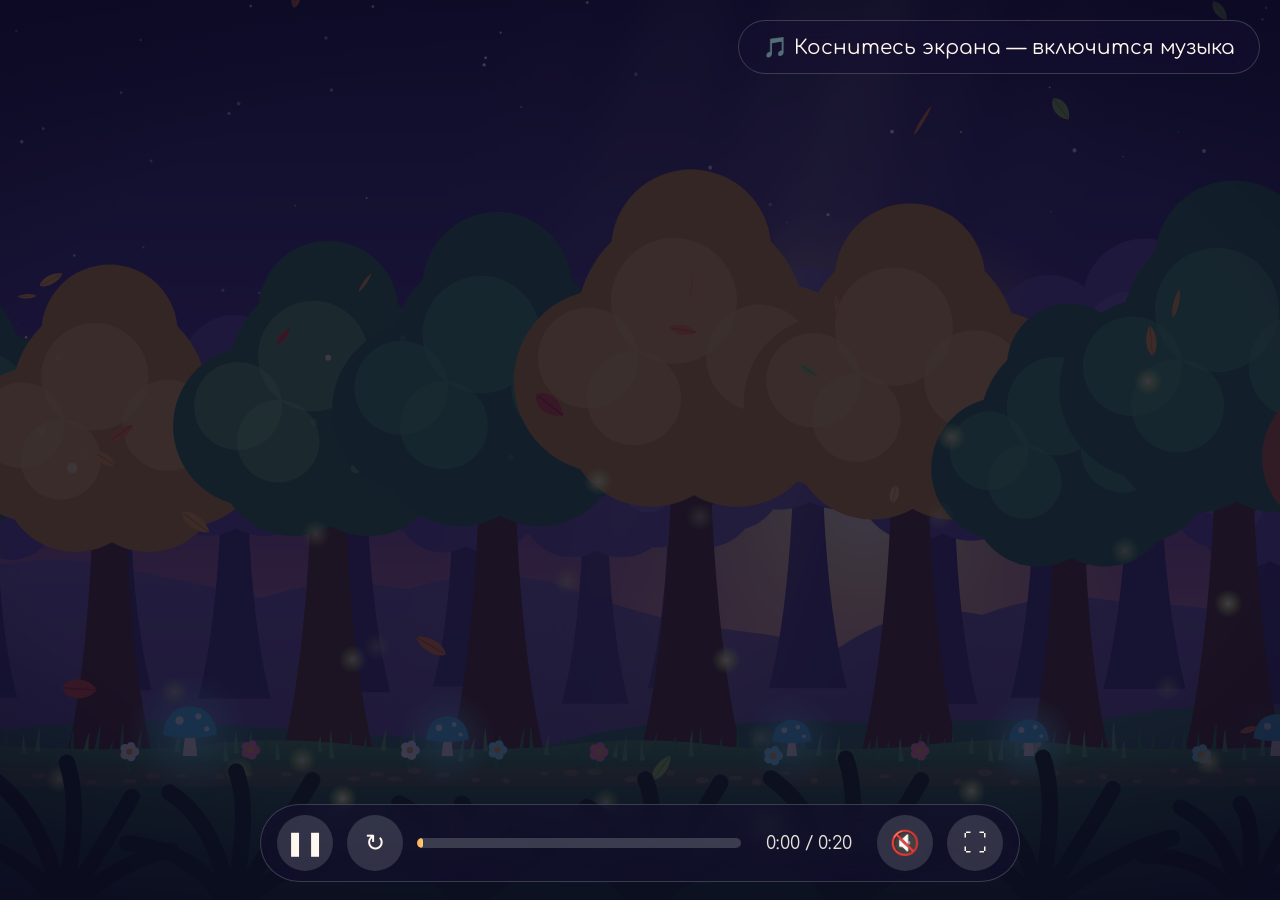
<file: kitten-cartoon/index.html>
<!DOCTYPE html>
<html lang="ru">
<head>
  <meta charset="UTF-8">
  <!-- Адаптация под планшет Samsung Galaxy Tab S8 Ultra (2960×1848, 16:10) -->
  <meta name="viewport" content="width=device-width, initial-scale=1, maximum-scale=1, user-scalable=no, viewport-fit=cover">
  <meta name="theme-color" content="#1b1838">
  <meta name="mobile-web-app-capable" content="yes">
  <meta name="apple-mobile-web-app-capable" content="yes">
  <title>Рыжик в волшебном лесу</title>
  <link rel="preconnect" href="https://fonts.googleapis.com">
  <link rel="preconnect" href="https://fonts.gstatic.com" crossorigin>
  <link href="https://fonts.googleapis.com/css2?family=Comfortaa:wght@500;700&display=swap" rel="stylesheet">
  <link rel="stylesheet" href="style.css">
</head>
<body>
  <main id="stage">
    <!-- Вся сцена — один SVG в пропорции 16:10, как экран Tab S8 Ultra -->
    <svg id="scene" viewBox="0 0 1600 1000" preserveAspectRatio="xMidYMax slice"
         xmlns="http://www.w3.org/2000/svg" aria-label="Мультфильм: рыжий котёнок гуляет по волшебному лесу" role="img">
      <defs>
        <!-- Небо в сумерках -->
        <linearGradient id="gSky" x1="0" y1="0" x2="0" y2="1">
          <stop offset="0" stop-color="#1f1c4d"/>
          <stop offset="0.45" stop-color="#5b4a9b"/>
          <stop offset="0.75" stop-color="#d98aa6"/>
          <stop offset="1" stop-color="#ffc58f"/>
        </linearGradient>
        <radialGradient id="gSun" cx="0.5" cy="0.5" r="0.5">
          <stop offset="0" stop-color="#fff6d8" stop-opacity="1"/>
          <stop offset="0.25" stop-color="#ffe3a3" stop-opacity="0.9"/>
          <stop offset="1" stop-color="#ffb37a" stop-opacity="0"/>
        </radialGradient>
        <linearGradient id="gRay" x1="0" y1="0" x2="0" y2="1">
          <stop offset="0" stop-color="#fff3c4" stop-opacity="0.55"/>
          <stop offset="1" stop-color="#fff3c4" stop-opacity="0"/>
        </linearGradient>
        <linearGradient id="gGround" x1="0" y1="0" x2="0" y2="1">
          <stop offset="0" stop-color="#4f9a5a"/>
          <stop offset="0.25" stop-color="#2f6e47"/>
          <stop offset="1" stop-color="#173a2c"/>
        </linearGradient>
        <linearGradient id="gHillFar" x1="0" y1="0" x2="0" y2="1">
          <stop offset="0" stop-color="#7a6bb5"/>
          <stop offset="1" stop-color="#4c3f86"/>
        </linearGradient>
        <linearGradient id="gHillMid" x1="0" y1="0" x2="0" y2="1">
          <stop offset="0" stop-color="#3f7f6a"/>
          <stop offset="1" stop-color="#244c46"/>
        </linearGradient>
        <!-- Шёрстка котёнка -->
        <linearGradient id="gFur" x1="0" y1="0" x2="0" y2="1">
          <stop offset="0" stop-color="#ffab4a"/>
          <stop offset="0.6" stop-color="#f28a2e"/>
          <stop offset="1" stop-color="#e0711f"/>
        </linearGradient>
        <linearGradient id="gFurDark" x1="0" y1="0" x2="0" y2="1">
          <stop offset="0" stop-color="#e27d2c"/>
          <stop offset="1" stop-color="#c25f1a"/>
        </linearGradient>
        <radialGradient id="gHead" cx="0.4" cy="0.35" r="0.7">
          <stop offset="0" stop-color="#ffbe68"/>
          <stop offset="0.7" stop-color="#f58f33"/>
          <stop offset="1" stop-color="#e2731f"/>
        </radialGradient>
        <radialGradient id="gIris" cx="0.5" cy="0.6" r="0.6">
          <stop offset="0" stop-color="#c9f27a"/>
          <stop offset="0.6" stop-color="#5fbf4a"/>
          <stop offset="1" stop-color="#2f7d34"/>
        </radialGradient>
        <radialGradient id="gGlow" cx="0.5" cy="0.5" r="0.5">
          <stop offset="0" stop-color="#fffbd0" stop-opacity="1"/>
          <stop offset="0.3" stop-color="#f4ff8a" stop-opacity="0.8"/>
          <stop offset="1" stop-color="#c8ff6a" stop-opacity="0"/>
        </radialGradient>
        <radialGradient id="gMushGlow" cx="0.5" cy="0.5" r="0.5">
          <stop offset="0" stop-color="#8ff3ff" stop-opacity="0.75"/>
          <stop offset="1" stop-color="#5ad6ff" stop-opacity="0"/>
        </radialGradient>
        <radialGradient id="gVignette" cx="0.5" cy="0.5" r="0.75">
          <stop offset="0.6" stop-color="#000" stop-opacity="0"/>
          <stop offset="1" stop-color="#0b0820" stop-opacity="0.6"/>
        </radialGradient>
        <filter id="fBlur" x="-50%" y="-50%" width="200%" height="200%">
          <feGaussianBlur stdDeviation="18"/>
        </filter>
        <filter id="fSoft" x="-20%" y="-20%" width="140%" height="140%">
          <feGaussianBlur stdDeviation="3"/>
        </filter>
        <!-- Шаблон листочка -->
        <symbol id="leaf" viewBox="-20 -20 40 40" overflow="visible">
          <path d="M0,-18 C12,-12 14,6 0,18 C-14,6 -12,-12 0,-18 Z"/>
          <path d="M0,-16 L0,18" stroke="rgba(0,0,0,0.25)" stroke-width="1.6" fill="none"/>
        </symbol>
      </defs>

      <!-- ===== ФОН ===== -->
      <rect width="1600" height="1000" fill="url(#gSky)"/>
      <g id="stars"></g>
      <circle id="sun" cx="1050" cy="560" r="330" fill="url(#gSun)"/>
      <g id="layerHills"></g>
      <g id="layerFar"></g>
      <g id="rays" filter="url(#fBlur)"></g>
      <g id="layerMid"></g>
      <g id="layerGround"></g>

      <!-- ===== КОТЁНОК ===== -->
      <g id="kitten">
        <ellipse id="kShadow" cx="5" cy="2" rx="100" ry="13" fill="#0d2418" opacity="0.35"/>
        <g id="kBody">
          <!-- хвост -->
          <g id="kTail">
            <path d="M-62,-86 C-105,-92 -140,-130 -128,-182 C-124,-200 -104,-206 -100,-190
                     C-112,-150 -95,-112 -55,-100 Z" fill="url(#gFur)" stroke="#c9631c" stroke-width="2"/>
            <path d="M-121,-160 C-118,-150 -112,-142 -104,-136" stroke="#c9631c" stroke-width="7" fill="none" stroke-linecap="round"/>
            <path d="M-125,-182 C-122,-190 -112,-194 -104,-188" stroke="#fff1de" stroke-width="9" fill="none" stroke-linecap="round"/>
          </g>
          <!-- дальние лапки -->
          <g id="legBF" class="leg far"><path d="M-14,0 L-12,50 Q0,60 12,50 L14,0 Z" fill="url(#gFurDark)"/><ellipse cx="3" cy="55" rx="16" ry="9" fill="#f3dcc4"/></g>
          <g id="legFF" class="leg far"><path d="M-13,0 L-11,50 Q0,60 11,50 L13,0 Z" fill="url(#gFurDark)"/><ellipse cx="3" cy="55" rx="15" ry="9" fill="#f3dcc4"/></g>
          <!-- туловище -->
          <ellipse cx="5" cy="-82" rx="80" ry="44" fill="url(#gFur)" stroke="#d26a1e" stroke-width="2"/>
          <ellipse cx="18" cy="-58" rx="52" ry="18" fill="#ffe2c2" opacity="0.85"/>
          <path d="M-30,-123 Q-20,-100 -34,-82" stroke="#d0661c" stroke-width="8" fill="none" stroke-linecap="round"/>
          <path d="M-5,-126 Q4,-104 -8,-86" stroke="#d0661c" stroke-width="8" fill="none" stroke-linecap="round"/>
          <path d="M20,-125 Q28,-106 18,-92" stroke="#d0661c" stroke-width="7" fill="none" stroke-linecap="round"/>
          <path d="M-55,-112 Q-48,-95 -60,-80" stroke="#d0661c" stroke-width="7" fill="none" stroke-linecap="round"/>
          <!-- ближние лапки -->
          <g id="legBN" class="leg"><path d="M-15,0 L-12,50 Q0,60 12,50 L15,0 Z" fill="url(#gFur)"/><ellipse cx="3" cy="55" rx="17" ry="10" fill="#fff1de"/><path d="M-4,58 L-4,63 M4,58 L4,64 M12,57 L12,62" stroke="#e0b99a" stroke-width="2"/></g>
          <g id="legFN" class="leg"><path d="M-14,0 L-11,50 Q0,60 11,50 L14,0 Z" fill="url(#gFur)"/><ellipse cx="3" cy="55" rx="16" ry="10" fill="#fff1de"/><path d="M-4,58 L-4,63 M4,58 L4,64 M12,57 L12,62" stroke="#e0b99a" stroke-width="2"/></g>

          <!-- голова -->
          <g id="kHead">
            <!-- уши -->
            <g id="earBack">
              <path d="M-42,-22 L-36,-88 L-2,-46 Z" fill="#e8792a" stroke="#c9631c" stroke-width="2" stroke-linejoin="round"/>
              <path d="M-34,-32 L-32,-72 L-12,-46 Z" fill="#ffb3b8"/>
            </g>
            <g id="earFront">
              <path d="M8,-48 L42,-90 L50,-20 Z" fill="#f58f33" stroke="#c9631c" stroke-width="2" stroke-linejoin="round"/>
              <path d="M18,-46 L39,-74 L42,-34 Z" fill="#ffb3b8"/>
            </g>
            <!-- голова-шарик -->
            <ellipse cx="0" cy="0" rx="58" ry="52" fill="url(#gHead)" stroke="#c9631c" stroke-width="2"/>
            <!-- щёчки-пушок -->
            <path d="M-56,10 L-70,18 L-54,22 L-66,32 L-46,30" fill="#f58f33" stroke="#c9631c" stroke-width="2" stroke-linejoin="round"/>
            <path d="M-12,-50 Q-8,-36 -14,-26 M4,-52 Q6,-38 2,-28 M20,-48 Q18,-38 16,-30" stroke="#d0661c" stroke-width="6" fill="none" stroke-linecap="round"/>
            <!-- мордочка -->
            <ellipse cx="22" cy="22" rx="30" ry="20" fill="#fff1de"/>
            <ellipse cx="-22" cy="22" rx="12" ry="7" fill="#ff8fa0" opacity="0.55"/>
            <ellipse cx="50" cy="20" rx="8" ry="6" fill="#ff8fa0" opacity="0.5"/>
            <!-- глаза -->
            <g id="eyeBack">
              <ellipse cx="-4" cy="-4" rx="13" ry="16" fill="#fff"/>
              <ellipse class="iris" cx="-2" cy="-2" rx="10" ry="13" fill="url(#gIris)"/>
              <ellipse class="pupil" cx="-1" cy="-1" rx="5" ry="9" fill="#13131f"/>
              <circle class="shine" cx="2" cy="-7" r="4" fill="#fff"/>
              <circle class="shine" cx="-5" cy="4" r="2" fill="#fff" opacity="0.8"/>
            </g>
            <g id="eyeFront">
              <ellipse cx="32" cy="-4" rx="13" ry="16" fill="#fff"/>
              <ellipse class="iris" cx="34" cy="-2" rx="10" ry="13" fill="url(#gIris)"/>
              <ellipse class="pupil" cx="35" cy="-1" rx="5" ry="9" fill="#13131f"/>
              <circle class="shine" cx="38" cy="-7" r="4" fill="#fff"/>
              <circle class="shine" cx="31" cy="4" r="2" fill="#fff" opacity="0.8"/>
            </g>
            <!-- носик и рот -->
            <path d="M24,12 L34,12 L29,19 Z" fill="#ff7c93" stroke="#d65a74" stroke-width="1.5" stroke-linejoin="round"/>
            <path id="mouthClosed" d="M29,19 Q29,26 21,27 M29,19 Q30,26 38,26" stroke="#7a3b2a" stroke-width="2.4" fill="none" stroke-linecap="round"/>
            <g id="mouthOpen" opacity="0">
              <path d="M21,24 Q29,42 38,24 Q29,28 21,24 Z" fill="#9b2f3f" stroke="#7a3b2a" stroke-width="2"/>
              <ellipse cx="29" cy="33" rx="5" ry="3.5" fill="#ff8fa0"/>
            </g>
            <!-- усики -->
            <g stroke="#fff8ef" stroke-width="2" stroke-linecap="round" opacity="0.9" id="whiskers">
              <path d="M40,20 Q62,14 82,12" fill="none"/>
              <path d="M41,25 Q64,25 84,28" fill="none"/>
              <path d="M40,30 Q60,35 78,42" fill="none"/>
              <path d="M8,22 Q-10,18 -24,18" fill="none"/>
            </g>
          </g>
        </g>
        <!-- облачко «Мяу!» -->
        <g id="bubble" opacity="0">
          <path d="M150,-300 h150 a30,30 0 0 1 30,30 v40 a30,30 0 0 1 -30,30 h-110 l-30,30 l6,-30 h-16 a30,30 0 0 1 -30,-30 v-40 a30,30 0 0 1 30,-30 Z"
                fill="#fffaf0" stroke="#e5a36a" stroke-width="3"/>
          <text x="225" y="-236" text-anchor="middle" class="bubble-text">Мяу!</text>
        </g>
      </g>

      <!-- бабочка -->
      <g id="butterfly" opacity="0">
        <g id="bfWings">
          <path d="M0,0 C-10,-34 -40,-36 -36,-12 C-34,0 -14,4 0,0 Z" fill="#7fd6ff" stroke="#3a7bd5" stroke-width="2"/>
          <path d="M0,0 C-8,18 -30,24 -28,8 C-26,0 -12,0 0,0 Z" fill="#b48cff" stroke="#3a7bd5" stroke-width="2"/>
          <path d="M0,0 C10,-34 40,-36 36,-12 C34,0 14,4 0,0 Z" fill="#7fd6ff" stroke="#3a7bd5" stroke-width="2"/>
          <path d="M0,0 C8,18 30,24 28,8 C26,0 12,0 0,0 Z" fill="#b48cff" stroke="#3a7bd5" stroke-width="2"/>
          <circle cx="-22" cy="-16" r="4" fill="#fff" opacity="0.8"/>
          <circle cx="22" cy="-16" r="4" fill="#fff" opacity="0.8"/>
        </g>
        <ellipse cx="0" cy="0" rx="3.5" ry="12" fill="#2a2347"/>
        <path d="M-1,-11 Q-6,-22 -10,-24 M1,-11 Q6,-22 10,-24" stroke="#2a2347" stroke-width="1.6" fill="none"/>
        <circle cx="0" cy="0" r="40" fill="url(#gGlow)" opacity="0.25"/>
      </g>

      <!-- ===== ПЕРЕДНИЙ ПЛАН ===== -->
      <g id="fireflies"></g>
      <g id="leaves"></g>
      <g id="layerFront"></g>
      <rect width="1600" height="1000" fill="url(#gVignette)" pointer-events="none"/>

      <!-- титры -->
      <g id="title" opacity="0">
        <text x="800" y="380" text-anchor="middle" class="title-main">Рыжик</text>
        <text x="800" y="460" text-anchor="middle" class="title-sub">в волшебном лесу</text>
      </g>
      <g id="theEnd" opacity="0">
        <text x="800" y="370" text-anchor="middle" class="title-main">Конец</text>
      </g>
      <!-- затемнение для плавного начала -->
      <rect id="fade" width="1600" height="1000" fill="#0b0820" opacity="1" pointer-events="none"/>
    </svg>

    <!-- Подсказка для портретной ориентации -->
    <div id="rotateHint" aria-hidden="true">
      <div class="rotate-icon">⟳</div>
      <p>Поверните планшет горизонтально<br>для лучшего просмотра</p>
    </div>

    <!-- Подсказка про звук (браузер включает музыку только после касания) -->
    <div id="soundHint" class="hidden">🎵 Коснитесь экрана — включится музыка</div>

    <!-- Финальный экран -->
    <div id="endOverlay" class="hidden">
      <button id="replayBig" class="big-btn" type="button">
        <span class="big-btn-icon">↻</span> Смотреть ещё раз
      </button>
    </div>

    <!-- Панель управления -->
    <div id="controls">
      <button id="btnPlay" class="ctl" type="button" aria-label="Пауза">❚❚</button>
      <button id="btnReplay" class="ctl" type="button" aria-label="Сначала">↻</button>
      <div id="progress"><div id="progressFill"></div></div>
      <span id="time">0:00 / 0:20</span>
      <button id="btnSound" class="ctl" type="button" aria-label="Включить музыку">🔇</button>
      <button id="btnFull" class="ctl" type="button" aria-label="Во весь экран">⛶</button>
    </div>
  </main>

  <script src="music.js"></script>
  <script src="script.js"></script>
</body>
</html>
</file>
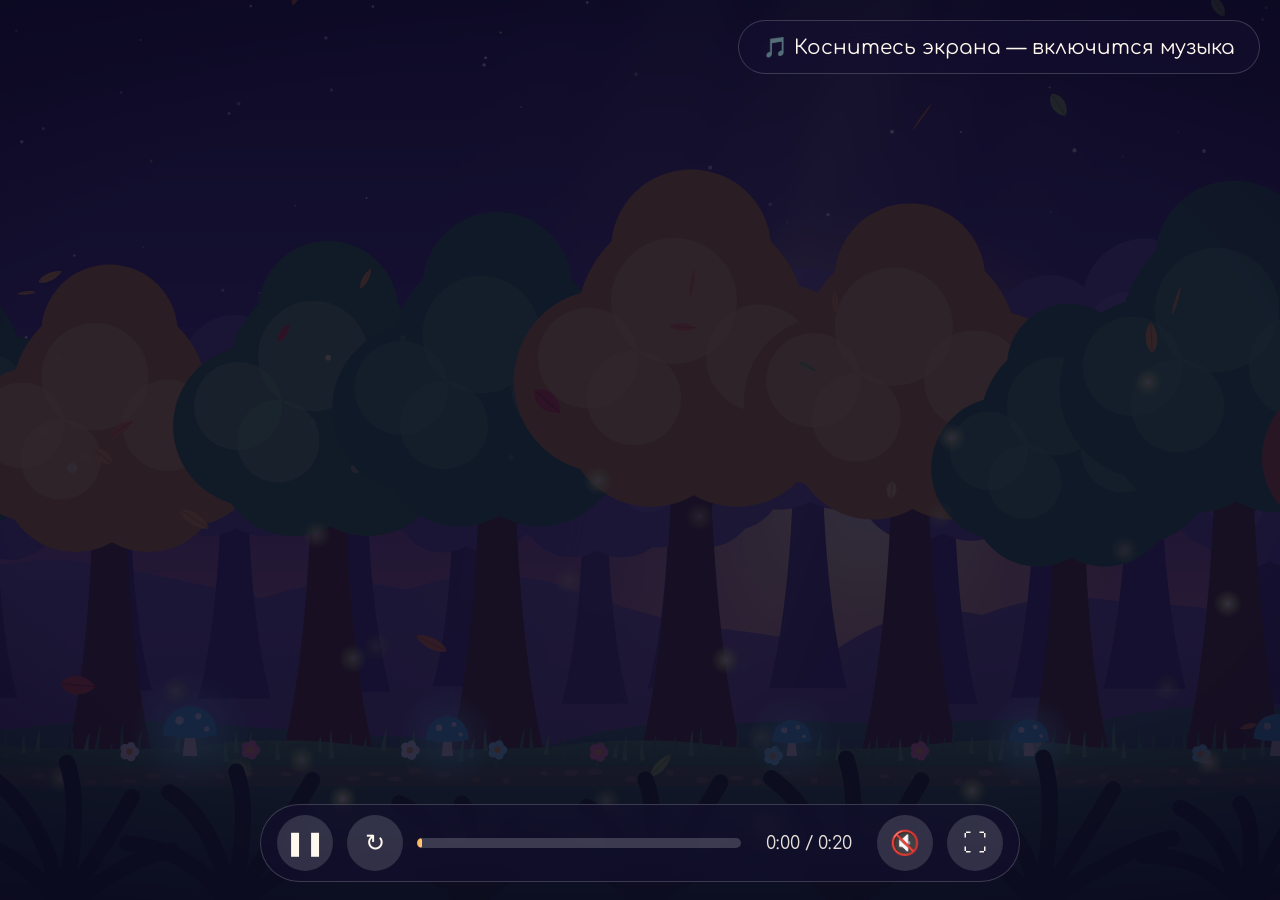
<file: kitten-cartoon/rizhik.html>
<!DOCTYPE html>
<html lang="ru">
<head>
  <meta charset="UTF-8">
  <!-- Адаптация под планшет Samsung Galaxy Tab S8 Ultra (2960×1848, 16:10) -->
  <meta name="viewport" content="width=device-width, initial-scale=1, maximum-scale=1, user-scalable=no, viewport-fit=cover">
  <meta name="theme-color" content="#1b1838">
  <meta name="mobile-web-app-capable" content="yes">
  <meta name="apple-mobile-web-app-capable" content="yes">
  <title>Рыжик в волшебном лесу</title>
  <link rel="preconnect" href="https://fonts.googleapis.com">
  <link rel="preconnect" href="https://fonts.gstatic.com" crossorigin>
  <link href="https://fonts.googleapis.com/css2?family=Comfortaa:wght@500;700&display=swap" rel="stylesheet">
  <style>
/* ===========================================================
   Рыжик в волшебном лесу — стили
   Оптимизировано под Samsung Galaxy Tab S8 Ultra:
   экран 14.6", 2960×1848 px, соотношение 16:10,
   в браузере ≈ 1480×924 CSS-пикселей (DPR 2) в альбомной ориентации.
   =========================================================== */

*,
*::before,
*::after { box-sizing: border-box; }

:root {
  --bg: #0b0820;
  --panel: rgba(20, 16, 48, 0.55);
  --panel-border: rgba(255, 255, 255, 0.18);
  --accent: #ffa94d;
  --accent-2: #ffd27a;
  --text: #fff8ee;
  --font: "Comfortaa", "Segoe UI", "Roboto", system-ui, sans-serif;
}

html,
body {
  margin: 0;
  width: 100%;
  height: 100%;
  overflow: hidden;
  background: var(--bg);
  color: var(--text);
  font-family: var(--font);
  -webkit-tap-highlight-color: transparent;
  -webkit-user-select: none;
  user-select: none;
  touch-action: manipulation;
  overscroll-behavior: none;
}

#stage {
  position: fixed;
  inset: 0;
  width: 100vw;
  height: 100vh;
  height: 100dvh;           /* учитывает панель браузера на планшете */
  overflow: hidden;
  background: var(--bg);
}

#scene {
  display: block;
  width: 100%;
  height: 100%;
}

/* ---------- Тексты внутри SVG ---------- */
.title-main {
  font-family: var(--font);
  font-weight: 700;
  font-size: 120px;
  fill: #fff4e0;
  stroke: #b8562a;
  stroke-width: 3px;
  paint-order: stroke;
  letter-spacing: 4px;
  filter: drop-shadow(0 4px 10px rgba(30, 15, 60, 0.85)) drop-shadow(0 6px 24px rgba(255, 170, 90, 0.6));
}

.title-sub {
  font-family: var(--font);
  font-weight: 500;
  font-size: 58px;
  fill: #ffe6c4;
  stroke: #4a2a6a;
  stroke-width: 6px;
  paint-order: stroke;
  letter-spacing: 2px;
  filter: drop-shadow(0 4px 12px rgba(40, 20, 80, 0.8));
}

.bubble-text {
  font-family: var(--font);
  font-weight: 700;
  font-size: 46px;
  fill: #c2581f;
}

/* ---------- Панель управления ---------- */
#controls {
  position: absolute;
  left: 50%;
  bottom: max(18px, env(safe-area-inset-bottom));
  transform: translateX(-50%);
  display: flex;
  align-items: center;
  gap: 14px;
  width: min(760px, calc(100% - 32px));
  padding: 10px 16px;
  border-radius: 999px;
  background: var(--panel);
  border: 1px solid var(--panel-border);
  backdrop-filter: blur(10px);
  -webkit-backdrop-filter: blur(10px);
  transition: opacity 0.5s ease, transform 0.5s ease;
  z-index: 5;
}

#controls.idle {
  opacity: 0;
  transform: translateX(-50%) translateY(20px);
  pointer-events: none;
}

.ctl {
  flex: 0 0 auto;
  width: 56px;               /* крупные кнопки для пальцев и S Pen */
  height: 56px;
  border: none;
  border-radius: 50%;
  background: rgba(255, 255, 255, 0.14);
  color: var(--text);
  font-size: 24px;
  line-height: 1;
  cursor: pointer;
  transition: background 0.2s, transform 0.15s;
}

.ctl:hover { background: rgba(255, 255, 255, 0.26); }
.ctl:active { transform: scale(0.92); }

#progress {
  flex: 1 1 auto;
  height: 10px;
  border-radius: 5px;
  background: rgba(255, 255, 255, 0.18);
  overflow: hidden;
  cursor: pointer;
}

#progressFill {
  width: 0%;
  height: 100%;
  border-radius: 5px;
  background: linear-gradient(90deg, var(--accent), var(--accent-2));
}

#time {
  flex: 0 0 auto;
  min-width: 108px;
  font-size: 18px;
  font-variant-numeric: tabular-nums;
  text-align: center;
  opacity: 0.9;
}

/* ---------- Подсказка про звук ---------- */
#soundHint {
  position: absolute;
  top: max(20px, env(safe-area-inset-top));
  right: max(20px, env(safe-area-inset-right));
  padding: 14px 24px;
  border-radius: 999px;
  background: var(--panel);
  border: 1px solid var(--panel-border);
  backdrop-filter: blur(10px);
  -webkit-backdrop-filter: blur(10px);
  font-size: 20px;
  z-index: 6;
  pointer-events: none;
  transition: opacity 0.6s ease;
  animation: hintGlow 2s ease-in-out infinite;
}
#soundHint.hidden { opacity: 0; animation: none; }
@keyframes hintGlow {
  0%, 100% { box-shadow: 0 0 0 rgba(255, 200, 120, 0); }
  50%      { box-shadow: 0 0 24px rgba(255, 200, 120, 0.6); }
}

/* ---------- Финальный экран ---------- */
#endOverlay {
  position: absolute;
  inset: 0;
  display: flex;
  align-items: flex-start;
  justify-content: center;
  padding-top: 40vh;
  z-index: 4;
  transition: opacity 0.8s ease;
}

#endOverlay.hidden {
  opacity: 0;
  pointer-events: none;
}

.big-btn {
  display: inline-flex;
  align-items: center;
  gap: 14px;
  padding: 22px 44px;
  border: 3px solid rgba(255, 255, 255, 0.85);
  border-radius: 999px;
  background: linear-gradient(135deg, #ff9a3c, #ff6f61);
  color: #fff;
  font-family: var(--font);
  font-weight: 700;
  font-size: 34px;
  cursor: pointer;
  box-shadow: 0 12px 40px rgba(255, 120, 60, 0.55);
  animation: pulse 2s ease-in-out infinite;
}

.big-btn:active { transform: scale(0.96); }
.big-btn-icon { font-size: 40px; }

@keyframes pulse {
  0%, 100% { box-shadow: 0 12px 40px rgba(255, 120, 60, 0.45); transform: scale(1); }
  50%      { box-shadow: 0 12px 60px rgba(255, 170, 80, 0.85); transform: scale(1.04); }
}

/* ---------- Подсказка «поверните планшет» ---------- */
#rotateHint {
  display: none;
  position: absolute;
  top: max(24px, env(safe-area-inset-top));
  left: 50%;
  transform: translateX(-50%);
  padding: 16px 28px;
  border-radius: 24px;
  background: var(--panel);
  border: 1px solid var(--panel-border);
  backdrop-filter: blur(10px);
  -webkit-backdrop-filter: blur(10px);
  text-align: center;
  font-size: 22px;
  z-index: 6;
  animation: hintFade 6s ease forwards;
}

#rotateHint p { margin: 6px 0 0; line-height: 1.4; }
.rotate-icon { font-size: 40px; animation: spin 2.4s ease-in-out infinite; }

@keyframes spin { 50% { transform: rotate(90deg); } }
@keyframes hintFade { 0%, 80% { opacity: 1; } 100% { opacity: 0; visibility: hidden; } }

@media (orientation: portrait) {
  #rotateHint { display: block; }
}

/* Крупный экран планшета (Tab S8 Ultra ≈ 1480×924) — чуть крупнее интерфейс */
@media (min-width: 1300px) and (min-height: 800px) {
  .ctl { width: 64px; height: 64px; font-size: 26px; }
  #time { font-size: 20px; }
  .big-btn { font-size: 40px; padding: 26px 54px; }
}

/* Небольшие экраны (телефоны) */
@media (max-width: 600px) {
  #controls { gap: 8px; padding: 8px 10px; }
  .ctl { width: 46px; height: 46px; font-size: 20px; }
  #time { min-width: 84px; font-size: 14px; }
  .big-btn { font-size: 22px; padding: 16px 28px; }
}

@media (prefers-reduced-motion: reduce) {
  .big-btn, .rotate-icon { animation: none; }
}

</style>
</head>
<body>
  <main id="stage">
    <!-- Вся сцена — один SVG в пропорции 16:10, как экран Tab S8 Ultra -->
    <svg id="scene" viewBox="0 0 1600 1000" preserveAspectRatio="xMidYMax slice"
         xmlns="http://www.w3.org/2000/svg" aria-label="Мультфильм: рыжий котёнок гуляет по волшебному лесу" role="img">
      <defs>
        <!-- Небо в сумерках -->
        <linearGradient id="gSky" x1="0" y1="0" x2="0" y2="1">
          <stop offset="0" stop-color="#1f1c4d"/>
          <stop offset="0.45" stop-color="#5b4a9b"/>
          <stop offset="0.75" stop-color="#d98aa6"/>
          <stop offset="1" stop-color="#ffc58f"/>
        </linearGradient>
        <radialGradient id="gSun" cx="0.5" cy="0.5" r="0.5">
          <stop offset="0" stop-color="#fff6d8" stop-opacity="1"/>
          <stop offset="0.25" stop-color="#ffe3a3" stop-opacity="0.9"/>
          <stop offset="1" stop-color="#ffb37a" stop-opacity="0"/>
        </radialGradient>
        <linearGradient id="gRay" x1="0" y1="0" x2="0" y2="1">
          <stop offset="0" stop-color="#fff3c4" stop-opacity="0.55"/>
          <stop offset="1" stop-color="#fff3c4" stop-opacity="0"/>
        </linearGradient>
        <linearGradient id="gGround" x1="0" y1="0" x2="0" y2="1">
          <stop offset="0" stop-color="#4f9a5a"/>
          <stop offset="0.25" stop-color="#2f6e47"/>
          <stop offset="1" stop-color="#173a2c"/>
        </linearGradient>
        <linearGradient id="gHillFar" x1="0" y1="0" x2="0" y2="1">
          <stop offset="0" stop-color="#7a6bb5"/>
          <stop offset="1" stop-color="#4c3f86"/>
        </linearGradient>
        <linearGradient id="gHillMid" x1="0" y1="0" x2="0" y2="1">
          <stop offset="0" stop-color="#3f7f6a"/>
          <stop offset="1" stop-color="#244c46"/>
        </linearGradient>
        <!-- Шёрстка котёнка -->
        <linearGradient id="gFur" x1="0" y1="0" x2="0" y2="1">
          <stop offset="0" stop-color="#ffab4a"/>
          <stop offset="0.6" stop-color="#f28a2e"/>
          <stop offset="1" stop-color="#e0711f"/>
        </linearGradient>
        <linearGradient id="gFurDark" x1="0" y1="0" x2="0" y2="1">
          <stop offset="0" stop-color="#e27d2c"/>
          <stop offset="1" stop-color="#c25f1a"/>
        </linearGradient>
        <radialGradient id="gHead" cx="0.4" cy="0.35" r="0.7">
          <stop offset="0" stop-color="#ffbe68"/>
          <stop offset="0.7" stop-color="#f58f33"/>
          <stop offset="1" stop-color="#e2731f"/>
        </radialGradient>
        <radialGradient id="gIris" cx="0.5" cy="0.6" r="0.6">
          <stop offset="0" stop-color="#c9f27a"/>
          <stop offset="0.6" stop-color="#5fbf4a"/>
          <stop offset="1" stop-color="#2f7d34"/>
        </radialGradient>
        <radialGradient id="gGlow" cx="0.5" cy="0.5" r="0.5">
          <stop offset="0" stop-color="#fffbd0" stop-opacity="1"/>
          <stop offset="0.3" stop-color="#f4ff8a" stop-opacity="0.8"/>
          <stop offset="1" stop-color="#c8ff6a" stop-opacity="0"/>
        </radialGradient>
        <radialGradient id="gMushGlow" cx="0.5" cy="0.5" r="0.5">
          <stop offset="0" stop-color="#8ff3ff" stop-opacity="0.75"/>
          <stop offset="1" stop-color="#5ad6ff" stop-opacity="0"/>
        </radialGradient>
        <radialGradient id="gVignette" cx="0.5" cy="0.5" r="0.75">
          <stop offset="0.6" stop-color="#000" stop-opacity="0"/>
          <stop offset="1" stop-color="#0b0820" stop-opacity="0.6"/>
        </radialGradient>
        <filter id="fBlur" x="-50%" y="-50%" width="200%" height="200%">
          <feGaussianBlur stdDeviation="18"/>
        </filter>
        <filter id="fSoft" x="-20%" y="-20%" width="140%" height="140%">
          <feGaussianBlur stdDeviation="3"/>
        </filter>
        <!-- Шаблон листочка -->
        <symbol id="leaf" viewBox="-20 -20 40 40" overflow="visible">
          <path d="M0,-18 C12,-12 14,6 0,18 C-14,6 -12,-12 0,-18 Z"/>
          <path d="M0,-16 L0,18" stroke="rgba(0,0,0,0.25)" stroke-width="1.6" fill="none"/>
        </symbol>
      </defs>

      <!-- ===== ФОН ===== -->
      <rect width="1600" height="1000" fill="url(#gSky)"/>
      <g id="stars"></g>
      <circle id="sun" cx="1050" cy="560" r="330" fill="url(#gSun)"/>
      <g id="layerHills"></g>
      <g id="layerFar"></g>
      <g id="rays" filter="url(#fBlur)"></g>
      <g id="layerMid"></g>
      <g id="layerGround"></g>

      <!-- ===== КОТЁНОК ===== -->
      <g id="kitten">
        <ellipse id="kShadow" cx="5" cy="2" rx="100" ry="13" fill="#0d2418" opacity="0.35"/>
        <g id="kBody">
          <!-- хвост -->
          <g id="kTail">
            <path d="M-62,-86 C-105,-92 -140,-130 -128,-182 C-124,-200 -104,-206 -100,-190
                     C-112,-150 -95,-112 -55,-100 Z" fill="url(#gFur)" stroke="#c9631c" stroke-width="2"/>
            <path d="M-121,-160 C-118,-150 -112,-142 -104,-136" stroke="#c9631c" stroke-width="7" fill="none" stroke-linecap="round"/>
            <path d="M-125,-182 C-122,-190 -112,-194 -104,-188" stroke="#fff1de" stroke-width="9" fill="none" stroke-linecap="round"/>
          </g>
          <!-- дальние лапки -->
          <g id="legBF" class="leg far"><path d="M-14,0 L-12,50 Q0,60 12,50 L14,0 Z" fill="url(#gFurDark)"/><ellipse cx="3" cy="55" rx="16" ry="9" fill="#f3dcc4"/></g>
          <g id="legFF" class="leg far"><path d="M-13,0 L-11,50 Q0,60 11,50 L13,0 Z" fill="url(#gFurDark)"/><ellipse cx="3" cy="55" rx="15" ry="9" fill="#f3dcc4"/></g>
          <!-- туловище -->
          <ellipse cx="5" cy="-82" rx="80" ry="44" fill="url(#gFur)" stroke="#d26a1e" stroke-width="2"/>
          <ellipse cx="18" cy="-58" rx="52" ry="18" fill="#ffe2c2" opacity="0.85"/>
          <path d="M-30,-123 Q-20,-100 -34,-82" stroke="#d0661c" stroke-width="8" fill="none" stroke-linecap="round"/>
          <path d="M-5,-126 Q4,-104 -8,-86" stroke="#d0661c" stroke-width="8" fill="none" stroke-linecap="round"/>
          <path d="M20,-125 Q28,-106 18,-92" stroke="#d0661c" stroke-width="7" fill="none" stroke-linecap="round"/>
          <path d="M-55,-112 Q-48,-95 -60,-80" stroke="#d0661c" stroke-width="7" fill="none" stroke-linecap="round"/>
          <!-- ближние лапки -->
          <g id="legBN" class="leg"><path d="M-15,0 L-12,50 Q0,60 12,50 L15,0 Z" fill="url(#gFur)"/><ellipse cx="3" cy="55" rx="17" ry="10" fill="#fff1de"/><path d="M-4,58 L-4,63 M4,58 L4,64 M12,57 L12,62" stroke="#e0b99a" stroke-width="2"/></g>
          <g id="legFN" class="leg"><path d="M-14,0 L-11,50 Q0,60 11,50 L14,0 Z" fill="url(#gFur)"/><ellipse cx="3" cy="55" rx="16" ry="10" fill="#fff1de"/><path d="M-4,58 L-4,63 M4,58 L4,64 M12,57 L12,62" stroke="#e0b99a" stroke-width="2"/></g>

          <!-- голова -->
          <g id="kHead">
            <!-- уши -->
            <g id="earBack">
              <path d="M-42,-22 L-36,-88 L-2,-46 Z" fill="#e8792a" stroke="#c9631c" stroke-width="2" stroke-linejoin="round"/>
              <path d="M-34,-32 L-32,-72 L-12,-46 Z" fill="#ffb3b8"/>
            </g>
            <g id="earFront">
              <path d="M8,-48 L42,-90 L50,-20 Z" fill="#f58f33" stroke="#c9631c" stroke-width="2" stroke-linejoin="round"/>
              <path d="M18,-46 L39,-74 L42,-34 Z" fill="#ffb3b8"/>
            </g>
            <!-- голова-шарик -->
            <ellipse cx="0" cy="0" rx="58" ry="52" fill="url(#gHead)" stroke="#c9631c" stroke-width="2"/>
            <!-- щёчки-пушок -->
            <path d="M-56,10 L-70,18 L-54,22 L-66,32 L-46,30" fill="#f58f33" stroke="#c9631c" stroke-width="2" stroke-linejoin="round"/>
            <path d="M-12,-50 Q-8,-36 -14,-26 M4,-52 Q6,-38 2,-28 M20,-48 Q18,-38 16,-30" stroke="#d0661c" stroke-width="6" fill="none" stroke-linecap="round"/>
            <!-- мордочка -->
            <ellipse cx="22" cy="22" rx="30" ry="20" fill="#fff1de"/>
            <ellipse cx="-22" cy="22" rx="12" ry="7" fill="#ff8fa0" opacity="0.55"/>
            <ellipse cx="50" cy="20" rx="8" ry="6" fill="#ff8fa0" opacity="0.5"/>
            <!-- глаза -->
            <g id="eyeBack">
              <ellipse cx="-4" cy="-4" rx="13" ry="16" fill="#fff"/>
              <ellipse class="iris" cx="-2" cy="-2" rx="10" ry="13" fill="url(#gIris)"/>
              <ellipse class="pupil" cx="-1" cy="-1" rx="5" ry="9" fill="#13131f"/>
              <circle class="shine" cx="2" cy="-7" r="4" fill="#fff"/>
              <circle class="shine" cx="-5" cy="4" r="2" fill="#fff" opacity="0.8"/>
            </g>
            <g id="eyeFront">
              <ellipse cx="32" cy="-4" rx="13" ry="16" fill="#fff"/>
              <ellipse class="iris" cx="34" cy="-2" rx="10" ry="13" fill="url(#gIris)"/>
              <ellipse class="pupil" cx="35" cy="-1" rx="5" ry="9" fill="#13131f"/>
              <circle class="shine" cx="38" cy="-7" r="4" fill="#fff"/>
              <circle class="shine" cx="31" cy="4" r="2" fill="#fff" opacity="0.8"/>
            </g>
            <!-- носик и рот -->
            <path d="M24,12 L34,12 L29,19 Z" fill="#ff7c93" stroke="#d65a74" stroke-width="1.5" stroke-linejoin="round"/>
            <path id="mouthClosed" d="M29,19 Q29,26 21,27 M29,19 Q30,26 38,26" stroke="#7a3b2a" stroke-width="2.4" fill="none" stroke-linecap="round"/>
            <g id="mouthOpen" opacity="0">
              <path d="M21,24 Q29,42 38,24 Q29,28 21,24 Z" fill="#9b2f3f" stroke="#7a3b2a" stroke-width="2"/>
              <ellipse cx="29" cy="33" rx="5" ry="3.5" fill="#ff8fa0"/>
            </g>
            <!-- усики -->
            <g stroke="#fff8ef" stroke-width="2" stroke-linecap="round" opacity="0.9" id="whiskers">
              <path d="M40,20 Q62,14 82,12" fill="none"/>
              <path d="M41,25 Q64,25 84,28" fill="none"/>
              <path d="M40,30 Q60,35 78,42" fill="none"/>
              <path d="M8,22 Q-10,18 -24,18" fill="none"/>
            </g>
          </g>
        </g>
        <!-- облачко «Мяу!» -->
        <g id="bubble" opacity="0">
          <path d="M150,-300 h150 a30,30 0 0 1 30,30 v40 a30,30 0 0 1 -30,30 h-110 l-30,30 l6,-30 h-16 a30,30 0 0 1 -30,-30 v-40 a30,30 0 0 1 30,-30 Z"
                fill="#fffaf0" stroke="#e5a36a" stroke-width="3"/>
          <text x="225" y="-236" text-anchor="middle" class="bubble-text">Мяу!</text>
        </g>
      </g>

      <!-- бабочка -->
      <g id="butterfly" opacity="0">
        <g id="bfWings">
          <path d="M0,0 C-10,-34 -40,-36 -36,-12 C-34,0 -14,4 0,0 Z" fill="#7fd6ff" stroke="#3a7bd5" stroke-width="2"/>
          <path d="M0,0 C-8,18 -30,24 -28,8 C-26,0 -12,0 0,0 Z" fill="#b48cff" stroke="#3a7bd5" stroke-width="2"/>
          <path d="M0,0 C10,-34 40,-36 36,-12 C34,0 14,4 0,0 Z" fill="#7fd6ff" stroke="#3a7bd5" stroke-width="2"/>
          <path d="M0,0 C8,18 30,24 28,8 C26,0 12,0 0,0 Z" fill="#b48cff" stroke="#3a7bd5" stroke-width="2"/>
          <circle cx="-22" cy="-16" r="4" fill="#fff" opacity="0.8"/>
          <circle cx="22" cy="-16" r="4" fill="#fff" opacity="0.8"/>
        </g>
        <ellipse cx="0" cy="0" rx="3.5" ry="12" fill="#2a2347"/>
        <path d="M-1,-11 Q-6,-22 -10,-24 M1,-11 Q6,-22 10,-24" stroke="#2a2347" stroke-width="1.6" fill="none"/>
        <circle cx="0" cy="0" r="40" fill="url(#gGlow)" opacity="0.25"/>
      </g>

      <!-- ===== ПЕРЕДНИЙ ПЛАН ===== -->
      <g id="fireflies"></g>
      <g id="leaves"></g>
      <g id="layerFront"></g>
      <rect width="1600" height="1000" fill="url(#gVignette)" pointer-events="none"/>

      <!-- титры -->
      <g id="title" opacity="0">
        <text x="800" y="380" text-anchor="middle" class="title-main">Рыжик</text>
        <text x="800" y="460" text-anchor="middle" class="title-sub">в волшебном лесу</text>
      </g>
      <g id="theEnd" opacity="0">
        <text x="800" y="370" text-anchor="middle" class="title-main">Конец</text>
      </g>
      <!-- затемнение для плавного начала -->
      <rect id="fade" width="1600" height="1000" fill="#0b0820" opacity="1" pointer-events="none"/>
    </svg>

    <!-- Подсказка для портретной ориентации -->
    <div id="rotateHint" aria-hidden="true">
      <div class="rotate-icon">⟳</div>
      <p>Поверните планшет горизонтально<br>для лучшего просмотра</p>
    </div>

    <!-- Подсказка про звук (браузер включает музыку только после касания) -->
    <div id="soundHint" class="hidden">🎵 Коснитесь экрана — включится музыка</div>

    <!-- Финальный экран -->
    <div id="endOverlay" class="hidden">
      <button id="replayBig" class="big-btn" type="button">
        <span class="big-btn-icon">↻</span> Смотреть ещё раз
      </button>
    </div>

    <!-- Панель управления -->
    <div id="controls">
      <button id="btnPlay" class="ctl" type="button" aria-label="Пауза">❚❚</button>
      <button id="btnReplay" class="ctl" type="button" aria-label="Сначала">↻</button>
      <div id="progress"><div id="progressFill"></div></div>
      <span id="time">0:00 / 0:20</span>
      <button id="btnSound" class="ctl" type="button" aria-label="Включить музыку">🔇</button>
      <button id="btnFull" class="ctl" type="button" aria-label="Во весь экран">⛶</button>
    </div>
  </main>

  <script>
/* ===========================================================
   Музыка и звуки для «Рыжика» — Web Audio API, без аудиофайлов.
   Оригинальная мелодия-«музыкальная шкатулка» в фа мажоре,
   8 тактов × 2.5 с = 20 с, синхронно с сюжетом мультфильма:
   такты 1–4 — прогулка, 4–6 — бабочка (искорки), 7–8 — финал, «мяу».
   =========================================================== */
window.KittenMusic = (() => {
  "use strict";

  const BAR = 2.5;            // длительность такта, сек
  const BEAT = BAR / 4;       // четверть
  const midiHz = (m) => 440 * Math.pow(2, (m - 69) / 12);

  let ctx = null, master = null, dry = null, wet = null;
  let session = null;                 // текущая «партия» (для перемотки/повтора)
  let base = { ctx: 0, story: 0 };    // связь часов аудио и времени сюжета

  // ---------- Граф: master → компрессор → колонки, + ревербератор ----------
  function ensure() {
    if (ctx) return ctx;
    const AC = window.AudioContext || window.webkitAudioContext;
    if (!AC) return null;
    ctx = new AC();
    const comp = ctx.createDynamicsCompressor();
    comp.threshold.value = -18;
    comp.ratio.value = 3;
    master = ctx.createGain();
    master.gain.value = 1.3;
    master.connect(comp).connect(ctx.destination);

    // «волшебная» реверберация из затухающего шума
    const len = Math.floor(ctx.sampleRate * 2.8);
    const ir = ctx.createBuffer(2, len, ctx.sampleRate);
    for (let ch = 0; ch < 2; ch++) {
      const d = ir.getChannelData(ch);
      for (let i = 0; i < len; i++) d[i] = (Math.random() * 2 - 1) * Math.pow(1 - i / len, 3);
    }
    const rev = ctx.createConvolver();
    rev.buffer = ir;
    const revOut = ctx.createGain();
    revOut.gain.value = 0.45;
    rev.connect(revOut).connect(master);
    dry = master;
    wet = rev;
    return ctx;
  }

  function newSession() {
    if (session) {
      const old = session;
      const now = ctx.currentTime;
      old.dry.gain.setTargetAtTime(0, now, 0.03);
      old.wet.gain.setTargetAtTime(0, now, 0.03);
      setTimeout(() => { old.dry.disconnect(); old.wet.disconnect(); }, 400);
    }
    const s = { dry: ctx.createGain(), wet: ctx.createGain() };
    s.dry.connect(dry);
    s.wet.connect(wet);
    session = s;
    return s;
  }

  // ---------- Инструменты ----------
  // Колокольчик музыкальной шкатулки
  function bell(s, when, midi, vel, len = 1.6) {
    const f = midiHz(midi);
    const g = ctx.createGain();
    g.gain.setValueAtTime(0, when);
    g.gain.linearRampToValueAtTime(vel, when + 0.006);
    g.gain.exponentialRampToValueAtTime(0.0005, when + len);
    const g2 = ctx.createGain();
    g2.gain.setValueAtTime(0, when);
    g2.gain.linearRampToValueAtTime(vel * 0.35, when + 0.004);
    g2.gain.exponentialRampToValueAtTime(0.0005, when + len * 0.35);
    const o1 = ctx.createOscillator();
    o1.type = "sine"; o1.frequency.value = f;
    const o2 = ctx.createOscillator();
    o2.type = "sine"; o2.frequency.value = f * 4.01;   // «металлический» обертон
    o1.connect(g); o2.connect(g2);
    for (const n of [g, g2]) { n.connect(s.dry); n.connect(s.wet); }
    o1.start(when); o2.start(when);
    o1.stop(when + len + 0.05); o2.stop(when + len + 0.05);
  }

  // Мягкий фон-аккорд
  function pad(s, when, midis, len, vel = 0.03) {
    const lp = ctx.createBiquadFilter();
    lp.type = "lowpass";
    lp.frequency.setValueAtTime(700, when);
    lp.frequency.linearRampToValueAtTime(1400, when + len * 0.6);
    lp.frequency.linearRampToValueAtTime(800, when + len + 0.8);
    const g = ctx.createGain();
    g.gain.setValueAtTime(0, when);
    g.gain.linearRampToValueAtTime(vel, when + 0.6);
    g.gain.setValueAtTime(vel, when + len);
    g.gain.linearRampToValueAtTime(0, when + len + 0.9);
    lp.connect(g);
    g.connect(s.dry); g.connect(s.wet);
    for (const m of midis) {
      for (const det of [-7, 7]) {
        const o = ctx.createOscillator();
        o.type = "triangle";
        o.frequency.value = midiHz(m);
        o.detune.value = det;
        o.connect(lp);
        o.start(when);
        o.stop(when + len + 1);
      }
    }
  }

  // Мягкий бас
  function bass(s, when, midi, len) {
    const g = ctx.createGain();
    g.gain.setValueAtTime(0, when);
    g.gain.linearRampToValueAtTime(0.16, when + 0.03);
    g.gain.exponentialRampToValueAtTime(0.001, when + len);
    const o = ctx.createOscillator();
    o.type = "sine";
    o.frequency.value = midiHz(midi);
    o.connect(g); g.connect(s.dry);
    o.start(when); o.stop(when + len + 0.05);
  }

  // Искорки (бабочка)
  const PENTA = [77, 79, 81, 84, 86, 89, 91, 93, 96];
  function sparkle(s, when, n = 6, up = false) {
    for (let i = 0; i < n; i++) {
      const m = up ? PENTA[i % PENTA.length] : PENTA[Math.floor(Math.random() * PENTA.length)];
      bell(s, when + i * 0.07, m, 0.045, 0.9);
    }
  }

  // «Мяу!»
  function meow(s, when) {
    const o = ctx.createOscillator();
    o.type = "sawtooth";
    o.frequency.setValueAtTime(480, when);
    o.frequency.linearRampToValueAtTime(760, when + 0.12);
    o.frequency.linearRampToValueAtTime(820, when + 0.28);
    o.frequency.exponentialRampToValueAtTime(520, when + 0.62);
    const lfo = ctx.createOscillator();
    lfo.frequency.value = 7;
    const lfoG = ctx.createGain();
    lfoG.gain.value = 14;
    lfo.connect(lfoG).connect(o.frequency);
    // форманты: «м» → «я» → «у»
    const f1 = ctx.createBiquadFilter();
    f1.type = "bandpass"; f1.Q.value = 3;
    f1.frequency.setValueAtTime(700, when);
    f1.frequency.linearRampToValueAtTime(1500, when + 0.15);
    f1.frequency.linearRampToValueAtTime(900, when + 0.6);
    const f2 = ctx.createBiquadFilter();
    f2.type = "bandpass"; f2.Q.value = 5;
    f2.frequency.setValueAtTime(2400, when);
    f2.frequency.linearRampToValueAtTime(2900, when + 0.2);
    f2.frequency.linearRampToValueAtTime(1800, when + 0.6);
    const g = ctx.createGain();
    g.gain.setValueAtTime(0, when);
    g.gain.linearRampToValueAtTime(0.5, when + 0.06);
    g.gain.setValueAtTime(0.5, when + 0.38);
    g.gain.linearRampToValueAtTime(0, when + 0.66);
    o.connect(f1); o.connect(f2);
    const mix = ctx.createGain();
    mix.gain.value = 0.9;
    f1.connect(mix); f2.connect(mix);
    mix.connect(g);
    g.connect(s.dry); g.connect(s.wet);
    o.start(when); lfo.start(when);
    o.stop(when + 0.7); lfo.stop(when + 0.7);
  }

  // ---------- Партитура ----------
  // Аккорды по тактам (MIDI) и басовые ноты
  const CHORDS = [
    { t: 0, notes: [53, 57, 60], bass: 41, len: 4 },   // F
    { t: 4, notes: [50, 53, 57], bass: 38, len: 4 },   // Dm
    { t: 8, notes: [46, 50, 53], bass: 34, len: 4 },   // Bb
    { t: 12, notes: [48, 52, 55], bass: 36, len: 4 },  // C
    { t: 16, notes: [53, 57, 60], bass: 41, len: 4 },  // F
    { t: 20, notes: [45, 48, 52], bass: 33, len: 4 },  // Am
    { t: 24, notes: [46, 50, 53], bass: 34, len: 2 },  // Bb
    { t: 26, notes: [48, 52, 55], bass: 36, len: 2 },  // C
    { t: 28, notes: [53, 57, 60, 65], bass: 41, len: 5 }, // F (финал)
  ];
  // Мелодия: [доля, нота, длительность в долях]
  const MELODY = [
    [0, 72, 1], [1, 69, 1], [2, 77, 1.5], [3.5, 76, 0.5],
    [4, 74, 1.5], [5.5, 72, 0.5], [6, 69, 2],
    [8, 70, 1], [9, 74, 1], [10, 77, 1], [11, 79, 1],
    [12, 81, 1.5], [13.5, 79, 0.5], [14, 76, 2],
    [16, 77, 1], [17, 81, 1], [18, 84, 1.5], [19.5, 81, 0.5],
    [20, 79, 1], [21, 76, 1], [22, 72, 2],
    [24, 74, 1], [25, 77, 1], [26, 76, 1], [27, 79, 1],
    [28, 77, 4],
  ];

  const EVENTS = [];
  const at = (t, fn) => EVENTS.push({ t, fn });
  for (const c of CHORDS) {
    const t = c.t * BEAT;
    const len = c.len * BEAT;
    at(t, (s, w) => pad(s, w, c.notes, len));
    at(t, (s, w) => bass(s, w, c.bass, Math.min(len, 2.4)));
    // арпеджио восьмыми (тише мелодии)
    const arp = [c.notes[0], c.notes[1], c.notes[2], c.notes[0] + 12, c.notes[2], c.notes[1], c.notes[0] + 12, c.notes[1] + 12];
    const steps = Math.min(c.len, 4) * 2;
    for (let i = 0; i < steps; i++) {
      const m = arp[i % arp.length] + 12;
      at(t + i * BEAT / 2, (s, w) => bell(s, w, m, 0.03, 1.1));
    }
  }
  for (const [b, m, d] of MELODY) {
    at(b * BEAT, (s, w) => bell(s, w, m, 0.11, Math.max(1.2, d * BEAT * 2.2)));
  }
  // бабочка прилетает, кружит и улетает
  at(7.4, (s, w) => sparkle(s, w, 7));
  at(8.7, (s, w) => sparkle(s, w, 5));
  at(10.0, (s, w) => sparkle(s, w, 5));
  at(11.3, (s, w) => sparkle(s, w, 5));
  at(12.6, (s, w) => sparkle(s, w, 9, true));
  // «Мяу!» и финальный перезвон
  at(17.95, (s, w) => meow(s, w));
  at(19.0, (s, w) => sparkle(s, w, 9, true));
  EVENTS.sort((a, b) => a.t - b.t);

  // ---------- Публичное API ----------
  function startFrom(storyT) {
    if (!ensure()) return;
    const s = newSession();
    const lead = 0.06;
    base = { ctx: ctx.currentTime + lead, story: storyT };
    for (const e of EVENTS) {
      if (e.t < storyT - 0.02) continue;
      e.fn(s, base.ctx + (e.t - storyT));
    }
  }

  return {
    // Создать звук (лучше вызывать из нажатия пользователя)
    unlock() {
      if (!ensure()) return Promise.resolve(false);
      return ctx.resume().then(() => ctx.state === "running").catch(() => false);
    },
    isRunning: () => !!ctx && ctx.state === "running",
    startFrom,
    pause() { if (ctx) ctx.suspend(); },
    resume() { if (ctx) return ctx.resume(); },
    stop() {
      if (!ctx) return;
      newSession(); // заглушить запланированное
    },
    // Текущее время сюжета по аудиочасам (точная синхронизация)
    storyNow() {
      return base.story + Math.max(0, ctx.currentTime - base.ctx);
    },
  };
})();

</script>
  <script>
/* ===========================================================
   Рыжик в волшебном лесу — анимация (≈20 секунд)
   Чистый JavaScript + SVG, без библиотек.

   Сюжет:
   0–3 c     — затемнение, титр, котёнок выходит слева
   3–8 c     — котёнок гуляет, камера плавно едет за ним
   8–12.5 c  — остановка: прилетает бабочка, котёнок следит за ней
   12.5–17 c — котёнок идёт дальше
   17–20 c   — остановка, «Мяу!», титр «Конец», кнопка повтора
   =========================================================== */
(() => {
  "use strict";

  const SVG_NS = "http://www.w3.org/2000/svg";
  const DURATION = 20;           // длина мультфильма, сек
  const GROUND_Y = 860;          // линия земли, по которой идёт котёнок
  const KITTEN_SCREEN_X = 620;   // где камера держит котёнка на экране
  const STRIDE = 130;            // длина шага (пикселей за цикл лап)

  const $ = (id) => document.getElementById(id);

  // ---------- Математика ----------
  const clamp = (v, a, b) => Math.min(b, Math.max(a, v));
  const lerp = (a, b, t) => a + (b - a) * t;
  const smooth = (e0, e1, x) => {
    const t = clamp((x - e0) / (e1 - e0), 0, 1);
    return t * t * (3 - 2 * t);
  };
  // окно: плавно 0→1 на [a,b], держим 1, плавно 1→0 на [c,d]
  const win = (x, a, b, c, d) => smooth(a, b, x) * (1 - smooth(c, d, x));

  // Детерминированный генератор случайных чисел — повтор всегда одинаковый
  function rng(seed) {
    return () => {
      seed |= 0; seed = (seed + 0x6d2b79f5) | 0;
      let t = Math.imul(seed ^ (seed >>> 15), 1 | seed);
      t = (t + Math.imul(t ^ (t >>> 7), 61 | t)) ^ t;
      return ((t ^ (t >>> 14)) >>> 0) / 4294967296;
    };
  }
  const R = rng(20250327);
  const rand = (a, b) => a + R() * (b - a);

  function el(tag, attrs, parent) {
    const n = document.createElementNS(SVG_NS, tag);
    for (const k in attrs) n.setAttribute(k, attrs[k]);
    if (parent) parent.appendChild(n);
    return n;
  }

  // ---------- Движение котёнка ----------
  // «Желание идти» во времени (0 — стоит, 1 — идёт), плавные переходы
  const walkWeight = (t) =>
    win(t, 0.0, 0.6, 7.4, 8.4) + win(t, 12.3, 13.2, 16.6, 17.6);
  const SPEED = 175; // px/сек

  // Предрасчёт пройденного пути (интеграл скорости) — 120 точек/сек
  const SAMPLES = 120;
  const distTable = new Float32Array(DURATION * SAMPLES + 2);
  for (let i = 1; i < distTable.length; i++) {
    const t = i / SAMPLES;
    distTable[i] = distTable[i - 1] + (SPEED * walkWeight(t)) / SAMPLES;
  }
  const distAt = (t) => {
    const f = clamp(t, 0, DURATION) * SAMPLES;
    const i = Math.floor(f);
    const j = Math.min(i + 1, distTable.length - 1);
    return lerp(distTable[i], distTable[j], f - i);
  };
  const START_X = -260;
  const kittenWorldX = (t) => START_X + distAt(t);
  const cameraX = (t) => {
    const k = kittenWorldX(t) - KITTEN_SCREEN_X;
    // мягкий «вход» камеры, чтобы не было рывка
    return k > 0 ? k : 0;
  };
  const WORLD_END = kittenWorldX(DURATION);

  // ==========================================================
  //                 ПОСТРОЕНИЕ ДЕКОРАЦИЙ
  // ==========================================================
  const layers = {
    hills: { g: $("layerHills"), k: 0.12 },
    far: { g: $("layerFar"), k: 0.28 },
    mid: { g: $("layerMid"), k: 0.6 },
    ground: { g: $("layerGround"), k: 1.0 },
    front: { g: $("layerFront"), k: 1.45 },
  };
  const span = (k) => 1600 + (WORLD_END - KITTEN_SCREEN_X) * k + 400;

  // Звёзды
  const stars = [];
  for (let i = 0; i < 70; i++) {
    const s = el("circle", {
      cx: rand(0, 1600), cy: rand(0, 380), r: rand(0.8, 2.4), fill: "#fff",
    }, $("stars"));
    stars.push({ n: s, ph: rand(0, 6.28), sp: rand(1, 3) });
  }

  // Лучи света
  const rays = [];
  for (let i = 0; i < 6; i++) {
    const x = 700 + i * 120 + rand(-30, 30);
    const w = rand(40, 90);
    const p = el("polygon", {
      points: `${x},-50 ${x + w},-50 ${x - 260 + w * 2},1000 ${x - 380},1000`,
      fill: "url(#gRay)", opacity: 0.35,
    }, $("rays"));
    rays.push({ n: p, ph: rand(0, 6.28) });
  }

  // Холмы на горизонте
  function hillPath(width, baseY, amp, step, seedOff) {
    let d = `M-100,1000 L-100,${baseY}`;
    for (let x = -100; x <= width + step; x += step) {
      const y = baseY - amp * (0.5 + 0.5 * Math.sin(x * 0.004 + seedOff)) - amp * 0.4 * Math.sin(x * 0.011 + seedOff * 2);
      d += ` Q${x + step / 2},${y - amp * 0.3} ${x + step},${y}`;
    }
    return d + ` L${width + step},1000 Z`;
  }
  el("path", { d: hillPath(span(0.12), 700, 60, 160, 1), fill: "url(#gHillFar)", opacity: 0.9 }, layers.hills.g);

  // Дерево: ствол + пышная крона из кругов
  function tree(parent, x, baseY, h, pal, opts = {}) {
    const g = el("g", {}, parent);
    const w = h * 0.06 + 6;
    el("path", {
      d: `M${x - w * 1.6},${baseY} Q${x - w * 0.6},${baseY - h * 0.3} ${x - w * 0.55},${baseY - h * 0.85}
          L${x + w * 0.55},${baseY - h * 0.85} Q${x + w * 0.6},${baseY - h * 0.3} ${x + w * 1.6},${baseY} Z`,
      fill: pal.trunk,
    }, g);
    // ветки
    el("path", {
      d: `M${x},${baseY - h * 0.55} Q${x + h * 0.12},${baseY - h * 0.65} ${x + h * 0.2},${baseY - h * 0.78}`,
      stroke: pal.trunk, "stroke-width": w * 0.5, fill: "none", "stroke-linecap": "round",
    }, g);
    el("path", {
      d: `M${x},${baseY - h * 0.62} Q${x - h * 0.1},${baseY - h * 0.7} ${x - h * 0.18},${baseY - h * 0.84}`,
      stroke: pal.trunk, "stroke-width": w * 0.45, fill: "none", "stroke-linecap": "round",
    }, g);
    const cy = baseY - h * 0.85;
    const r = h * 0.26;
    const blobs = [[0, -0.5, 1], [-0.75, 0, 0.8], [0.75, 0, 0.85], [-0.35, 0.35, 0.75], [0.4, 0.35, 0.75], [0, -1.15, 0.7]];
    for (const [bx, by, br] of blobs) {
      el("circle", { cx: x + bx * r, cy: cy + by * r, r: br * r, fill: pal.leaf }, g);
    }
    for (const [bx, by, br] of blobs.slice(0, 4)) {
      el("circle", { cx: x + bx * r - r * 0.15, cy: cy + by * r - r * 0.2, r: br * r * 0.55, fill: pal.light, opacity: 0.55 }, g);
    }
    // волшебные огоньки-ягодки на кроне
    if (opts.berries) {
      for (let i = 0; i < 5; i++) {
        el("circle", {
          cx: x + rand(-1.1, 1.1) * r, cy: cy + rand(-1.3, 0.5) * r, r: rand(3, 6),
          fill: opts.berries, class: "twinkle", "data-ph": rand(0, 6.28).toFixed(2),
        }, g);
      }
    }
    return g;
  }

  // Дальние деревья (сиреневые силуэты)
  {
    const g = layers.far.g;
    const pal = { trunk: "#4a3d7d", leaf: "#6a5aa8", light: "#8f80cc" };
    for (let x = -60; x < span(0.28); x += rand(90, 150)) {
      tree(g, x, rand(760, 790), rand(260, 380), pal);
    }
  }
  // Средние деревья
  {
    const g = layers.mid.g;
    el("path", { d: hillPath(span(0.6), 820, 25, 200, 3), fill: "url(#gHillMid)" }, g);
    const pals = [
      { trunk: "#5b3a2e", leaf: "#2f7a55", light: "#58b277" },
      { trunk: "#61402f", leaf: "#357f4f", light: "#7fcf7a" },
      { trunk: "#5a3b33", leaf: "#c4683c", light: "#f2a65a" }, // осеннее
      { trunk: "#5a3b33", leaf: "#d49a3a", light: "#ffd36b" }, // золотое
    ];
    for (let x = 0; x < span(0.6); x += rand(170, 260)) {
      const pal = pals[Math.floor(rand(0, pals.length))];
      tree(g, x, rand(835, 850), rand(380, 520), pal, { berries: R() < 0.5 ? "#fff7a8" : null });
    }
  }

  // Земля, тропинка, цветы, грибы
  const mushrooms = [];
  const grass = [];
  {
    const g = layers.ground.g;
    const w = span(1);
    el("path", {
      d: `M-100,1000 L-100,${GROUND_Y - 30} ` +
        Array.from({ length: Math.ceil(w / 200) + 2 }, (_, i) => {
          const x = -100 + i * 200;
          return `Q${x + 100},${GROUND_Y - 45 + (i % 2) * 20} ${x + 200},${GROUND_Y - 30}`;
        }).join(" ") + ` L${w + 300},1000 Z`,
      fill: "url(#gGround)",
    }, g);
    // тропинка
    el("path", {
      d: `M-100,${GROUND_Y + 14} L${w + 300},${GROUND_Y + 14} L${w + 300},${GROUND_Y - 8} L-100,${GROUND_Y - 8} Z`,
      fill: "#8a6a4a", opacity: 0.35,
    }, g);
    for (let x = -60; x < w; x += rand(20, 46)) {
      el("ellipse", { cx: x, cy: GROUND_Y + rand(-4, 10), rx: rand(4, 9), ry: rand(2, 4), fill: "#a98b68", opacity: 0.5 }, g);
    }
    // травинки
    for (let x = -80; x < w; x += rand(10, 22)) {
      const h = rand(16, 34);
      const y = GROUND_Y - rand(14, 26);
      const p = el("path", {
        d: `M${x - 3},${y} Q${x},${y - h} ${x + 2},${y - h} Q${x + 1},${y - h * 0.4} ${x + 3},${y} Z`,
        fill: R() < 0.5 ? "#5fb36a" : "#3e8f55",
      }, g);
      grass.push({ n: p, x, y, ph: rand(0, 6.28) });
    }
    // цветы
    const colors = ["#ff8fb1", "#ffd36b", "#b48cff", "#8ff3ff", "#ffffff"];
    for (let x = 40; x < w; x += rand(90, 200)) {
      const y = GROUND_Y - rand(18, 34);
      const c = colors[Math.floor(rand(0, colors.length))];
      el("path", { d: `M${x},${y + 22} Q${x - 4},${y + 10} ${x},${y}`, stroke: "#3e8f55", "stroke-width": 3, fill: "none" }, g);
      for (let a = 0; a < 5; a++) {
        const ang = (a / 5) * Math.PI * 2;
        el("circle", { cx: x + Math.cos(ang) * 6, cy: y + Math.sin(ang) * 6, r: 5, fill: c }, g);
      }
      el("circle", { cx: x, cy: y, r: 3.5, fill: "#ffb347" }, g);
    }
    // светящиеся грибочки
    for (let x = 300; x < w; x += rand(260, 420)) {
      const y = GROUND_Y - 20;
      const s = rand(0.8, 1.3);
      const mg = el("g", { transform: `translate(${x},${y}) scale(${s.toFixed(2)})` }, g);
      const glow = el("circle", { cx: 0, cy: -22, r: 60, fill: "url(#gMushGlow)" }, mg);
      el("path", { d: "M-7,0 Q-5,-18 -4,-22 L4,-22 Q5,-18 7,0 Z", fill: "#f2efe2" }, mg);
      el("path", { d: "M-26,-20 Q-24,-46 0,-48 Q24,-46 26,-20 Q0,-14 -26,-20 Z", fill: "#4fc9e8" }, mg);
      el("circle", { cx: -10, cy: -34, r: 4, fill: "#e8fdff" }, mg);
      el("circle", { cx: 8, cy: -38, r: 3, fill: "#e8fdff" }, mg);
      el("circle", { cx: 16, cy: -26, r: 2.5, fill: "#e8fdff" }, mg);
      mushrooms.push({ glow, ph: rand(0, 6.28) });
    }
  }

  // Передний план: тёмные стволы и папоротники (самый быстрый параллакс)
  const ferns = [];
  {
    const g = layers.front.g;
    const w = span(1.45);
    // не ставим стволы туда, где они закроют котёнка во время остановок
    const keepClear = [cameraX(0), cameraX(10), cameraX(DURATION)];
    const blocks = (x) => keepClear.some((c, i) => {
      const sx = x - c * 1.45;
      return sx > (i === 0 ? -400 : 300) && sx < 980;
    });
    for (let x = 200; x < w; x += rand(500, 900)) {
      if (blocks(x)) continue;
      const tw = rand(60, 90);
      el("path", {
        d: `M${x - tw},1020 Q${x - tw * 0.6},600 ${x - tw * 0.4},-40 L${x + tw * 0.4},-40 Q${x + tw * 0.6},600 ${x + tw},1020 Z`,
        fill: "#1d1424",
      }, g);
      el("path", {
        d: `M${x - tw * 0.2},200 Q${x - tw * 0.1},500 ${x - tw * 0.25},900`,
        stroke: "#2e2236", "stroke-width": 8, fill: "none",
      }, g);
    }
    for (let x = -100; x < w; x += rand(160, 280)) {
      const fg = el("g", {}, g);
      const n = 5;
      for (let i = 0; i < n; i++) {
        const ang = -150 + (i * 120) / (n - 1);
        const len = rand(110, 170);
        const rad = (ang * Math.PI) / 180;
        const ex = x + Math.cos(rad) * len;
        const ey = 1010 + Math.sin(rad) * len;
        el("path", {
          d: `M${x},1010 Q${(x + ex) / 2 + 20},${(1010 + ey) / 2 - 30} ${ex},${ey}`,
          stroke: "#12301f", "stroke-width": 18, fill: "none", "stroke-linecap": "round",
        }, fg);
      }
      ferns.push({ n: fg, x, ph: rand(0, 6.28) });
    }
  }

  // Светлячки
  const flies = [];
  for (let i = 0; i < 26; i++) {
    const g = el("g", {}, $("fireflies"));
    el("circle", { cx: 0, cy: 0, r: 16, fill: "url(#gGlow)" }, g);
    el("circle", { cx: 0, cy: 0, r: 2.6, fill: "#fffde0" }, g);
    flies.push({
      n: g, x: rand(0, 1700), y: rand(380, 900), ax: rand(30, 90), ay: rand(20, 60),
      fx: rand(0.15, 0.4), fy: rand(0.2, 0.5), ph: rand(0, 6.28), k: rand(0.4, 1.1),
    });
  }

  // Падающие листья
  const leafColors = ["#ff8a3d", "#ffb347", "#e8553f", "#ffd36b", "#d9772b", "#9ccf5a"];
  const leaves = [];
  for (let i = 0; i < 38; i++) {
    const size = rand(22, 44);
    const u = el("use", {
      href: "#leaf", width: size, height: size, x: -size / 2, y: -size / 2,
      fill: leafColors[Math.floor(rand(0, leafColors.length))],
    }, $("leaves"));
    leaves.push({
      n: u, x0: rand(0, 1800), y0: rand(-200, 1000), vy: rand(45, 95),
      amp: rand(25, 70), f: rand(0.4, 1.1), rot: rand(-140, 140), flip: rand(1.5, 4),
      ph: rand(0, 6.28), k: rand(0.3, 0.9),
    });
  }

  // ==========================================================
  //                     ССЫЛКИ НА ЧАСТИ КОТА
  // ==========================================================
  const K = {
    root: $("kitten"), body: $("kBody"), tail: $("kTail"), head: $("kHead"),
    legFN: $("legFN"), legFF: $("legFF"), legBN: $("legBN"), legBF: $("legBF"),
    earF: $("earFront"), earB: $("earBack"), eyeF: $("eyeFront"), eyeB: $("eyeBack"),
    pupils: document.querySelectorAll("#kHead .pupil, #kHead .shine"),
    mouthOpen: $("mouthOpen"), mouthClosed: $("mouthClosed"), shadow: $("kShadow"),
    bubble: $("bubble"), whiskers: $("whiskers"),
  };
  const HIPS = { legFN: [58, -62], legFF: [44, -64], legBN: [-40, -62], legBF: [-52, -64] };
  const HEAD_POS = [92, -128];
  const BF = { root: $("butterfly"), wings: $("bfWings") };

  // Моменты моргания (сек)
  const BLINKS = [1.8, 4.4, 6.9, 9.2, 9.5, 11.6, 14.1, 16.2, 18.0, 19.3];
  const BLINK_LEN = 0.2;
  function eyeOpen(t) {
    let s = 1;
    for (const b of BLINKS) {
      if (t >= b && t <= b + BLINK_LEN) {
        s = Math.min(s, 1 - 0.92 * Math.sin((Math.PI * (t - b)) / BLINK_LEN));
      }
    }
    return s;
  }

  // Положение бабочки (в экранных координатах)
  function butterflyPos(t, headX, headY) {
    const orbitX = headX + 70 + Math.cos(t * 1.9) * 85;
    const orbitY = headY - 110 + Math.sin(t * 3.1) * 35;
    if (t < 9) {
      const e = smooth(6.4, 9, t);
      return [lerp(1750, orbitX, e) + Math.sin(t * 3) * 30 * (1 - e), lerp(150, orbitY, e) + Math.sin(t * 5) * 40 * (1 - e)];
    }
    if (t < 12.4) return [orbitX, orbitY];
    const e = smooth(12.4, 14.6, t);
    return [lerp(orbitX, 1800, e), lerp(orbitY, -120, e) + Math.sin(t * 6) * 20];
  }

  // ==========================================================
  //                        КАДР
  // ==========================================================
  function render(t, ambient) {
    // t — время сюжета [0..20], ambient — время «жизни» леса (идёт всегда)
    const cam = cameraX(t);

    // параллакс
    for (const key in layers) {
      const L = layers[key];
      L.g.setAttribute("transform", `translate(${(-cam * L.k).toFixed(2)},0)`);
    }

    // небо и свет
    for (const s of stars) s.n.setAttribute("opacity", (0.35 + 0.65 * Math.abs(Math.sin(ambient * s.sp + s.ph))).toFixed(2));
    for (const r of rays) r.n.setAttribute("opacity", (0.22 + 0.18 * Math.sin(ambient * 0.8 + r.ph)).toFixed(2));
    $("sun").setAttribute("r", (330 + Math.sin(ambient * 0.7) * 12).toFixed(1));

    for (const m of mushrooms) m.glow.setAttribute("opacity", (0.55 + 0.45 * Math.sin(ambient * 2 + m.ph)).toFixed(2));
    for (const gr of grass) {
      const a = Math.sin(ambient * 2.2 + gr.ph + gr.x * 0.01) * 6;
      gr.n.setAttribute("transform", `rotate(${a.toFixed(1)} ${gr.x} ${gr.y})`);
    }
    for (const f of ferns) {
      f.n.setAttribute("transform", `rotate(${(Math.sin(ambient * 1.2 + f.ph) * 2.5).toFixed(2)} ${f.x} 1010)`);
    }
    document.querySelectorAll(".twinkle").forEach((b) => {
      b.setAttribute("opacity", (0.5 + 0.5 * Math.sin(ambient * 3 + +b.dataset.ph)).toFixed(2));
    });

    // светлячки
    for (const f of flies) {
      let x = f.x + Math.sin(ambient * f.fx + f.ph) * f.ax - cam * f.k * 0.5;
      x = ((x % 1800) + 1800) % 1800 - 100;
      const y = f.y + Math.sin(ambient * f.fy + f.ph * 2) * f.ay;
      f.n.setAttribute("transform", `translate(${x.toFixed(1)},${y.toFixed(1)})`);
      f.n.setAttribute("opacity", (0.3 + 0.7 * Math.abs(Math.sin(ambient * 1.7 + f.ph))).toFixed(2));
    }

    // листья
    for (const l of leaves) {
      let y = l.y0 + ambient * l.vy;
      y = ((y + 200) % 1300 + 1300) % 1300 - 200;
      let x = l.x0 + Math.sin(ambient * l.f + l.ph) * l.amp - cam * l.k + ambient * 12;
      x = ((x % 1900) + 1900) % 1900 - 150;
      const rot = ambient * l.rot + l.ph * 57;
      const sx = Math.cos(ambient * l.flip + l.ph);
      l.n.setAttribute("transform", `translate(${x.toFixed(1)},${y.toFixed(1)}) rotate(${rot.toFixed(1)}) scale(${sx.toFixed(2)},1)`);
    }

    // ---------- котёнок ----------
    const w = walkWeight(t);
    const dist = distAt(t);
    const phase = (dist / STRIDE) * Math.PI * 2;
    const kx = kittenWorldX(t) - cam;
    const stand = 1 - w;
    const endPose = smooth(17.2, 18, t);

    const bob = -Math.abs(Math.sin(phase)) * 6 * w + Math.sin(ambient * 2.4) * 1.5 * stand;
    const tilt = Math.sin(phase * 2) * 1.2 * w;
    K.root.setAttribute("transform", `translate(${kx.toFixed(1)},${GROUND_Y})`);
    K.body.setAttribute("transform", `translate(0,${bob.toFixed(2)}) rotate(${tilt.toFixed(2)})`);
    K.shadow.setAttribute("rx", (100 - Math.abs(Math.sin(phase)) * 6 * w).toFixed(1));

    // лапы: диагональные пары двигаются вместе
    const A = 26 * w;
    const legs = [
      ["legFN", 0], ["legBF", 0], ["legFF", Math.PI], ["legBN", Math.PI],
    ];
    for (const [name, off] of legs) {
      const p = phase + off;
      const ang = -Math.sin(p) * A;
      const lift = Math.max(0, Math.cos(p)) * 9 * w;
      const [hx, hy] = HIPS[name];
      K[name].setAttribute("transform", `translate(${hx},${(hy - bob - lift).toFixed(2)}) rotate(${ang.toFixed(2)})`);
    }

    // хвост
    const tailA = Math.sin(ambient * (w > 0.5 ? 4 : 2.2)) * (w > 0.5 ? 8 : 14) + endPose * Math.sin(ambient * 5) * 6;
    K.tail.setAttribute("transform", `rotate(${tailA.toFixed(2)} -60 -92)`);

    // бабочка и взгляд
    const headScreenX = kx + HEAD_POS[0];
    const headScreenY = GROUND_Y + HEAD_POS[1] + bob;
    let lookX = 1, lookY = 0, headA = Math.sin(phase) * 2 * w;
    const bfVis = win(t, 6.3, 7, 13.8, 14.6);
    if (bfVis > 0) {
      const [bx, by] = butterflyPos(t, headScreenX, headScreenY);
      const flap = 0.25 + 0.75 * Math.abs(Math.sin(ambient * 16));
      BF.root.setAttribute("opacity", bfVis.toFixed(2));
      BF.root.setAttribute("transform", `translate(${bx.toFixed(1)},${by.toFixed(1)}) rotate(${(Math.sin(ambient * 2) * 15).toFixed(1)})`);
      BF.wings.setAttribute("transform", `scale(${flap.toFixed(2)},1)`);
      const dx = bx - headScreenX, dy = by - headScreenY;
      const len = Math.hypot(dx, dy) || 1;
      lookX = dx / len; lookY = dy / len;
      const focus = win(t, 7.4, 8.4, 12.6, 13.6);
      const target = clamp((Math.atan2(dy, Math.abs(dx)) * 180) / Math.PI * 0.45, -28, 10) * (dx < 0 ? 0.6 : 1);
      headA = lerp(headA, target, focus);
    } else {
      BF.root.setAttribute("opacity", 0);
    }
    // в конце — милый наклон головы
    headA = lerp(headA, -10 + Math.sin(ambient * 1.5) * 3, endPose);
    K.head.setAttribute("transform", `translate(${HEAD_POS[0]},${HEAD_POS[1]}) rotate(${headA.toFixed(2)} -20 30)`);

    // зрачки следят
    const px = clamp(lookX * 3, -3, 3), py = clamp(lookY * 3, -3, 3);
    K.pupils.forEach((p) => p.setAttribute("transform", `translate(${px.toFixed(2)},${py.toFixed(2)})`));

    // моргание
    const s = eyeOpen(t).toFixed(3);
    K.eyeF.setAttribute("transform", `translate(32,-4) scale(1,${s}) translate(-32,4)`);
    K.eyeB.setAttribute("transform", `translate(-4,-4) scale(1,${s}) translate(4,4)`);

    // уши подёргиваются
    const twitch = (Math.max(0, Math.sin(ambient * 1.3)) ** 12) * 12;
    K.earF.setAttribute("transform", `rotate(${(twitch).toFixed(2)} 30 -40)`);
    K.earB.setAttribute("transform", `rotate(${(-twitch * 0.6 + Math.sin(phase) * 2 * w).toFixed(2)} -25 -40)`);
    K.whiskers.setAttribute("transform", `rotate(${(Math.sin(ambient * 3) * 1.5).toFixed(2)} 30 22)`);

    // «Мяу!»
    const meow = win(t, 17.9, 18.2, 19.3, 19.7);
    K.mouthOpen.setAttribute("opacity", meow.toFixed(2));
    K.mouthClosed.setAttribute("opacity", (1 - meow).toFixed(2));
    K.bubble.setAttribute("opacity", meow.toFixed(2));
    K.bubble.setAttribute("transform", `translate(0,${((1 - meow) * 20).toFixed(1)}) scale(${(0.85 + 0.15 * meow).toFixed(3)})`);

    // титры и затемнение
    $("fade").setAttribute("opacity", (1 - smooth(0, 1.2, t)).toFixed(3));
    $("title").setAttribute("opacity", win(t, 0.6, 1.4, 3.4, 4.4).toFixed(3));
    $("title").setAttribute("transform", `translate(0,${(-smooth(0.6, 4.4, t) * 30).toFixed(1)})`);
    $("theEnd").setAttribute("opacity", smooth(18.8, 19.8, t).toFixed(3));
  }

  // ==========================================================
  //                 ПЛЕЕР: старт, пауза, повтор
  // ==========================================================
  const ui = {
    play: $("btnPlay"), replay: $("btnReplay"), full: $("btnFull"),
    fill: $("progressFill"), bar: $("progress"), time: $("time"),
    end: $("endOverlay"), replayBig: $("replayBig"), controls: $("controls"),
    sound: $("btnSound"), hint: $("soundHint"),
  };
  const music = window.KittenMusic;

  let storyT = 0;        // время сюжета
  let ambientT = 0;      // время для «живого» фона
  let playing = true;
  let last = null;
  let finished = false;
  let soundOn = false;     // музыка включена
  let userMuted = false;   // пользователь сам выключил звук

  const fmt = (s) => `0:${String(Math.floor(s)).padStart(2, "0")}`;

  function frame(now) {
    if (last === null) last = now;
    const dt = Math.min(0.05, (now - last) / 1000);
    last = now;
    if (playing) {
      ambientT += dt;
      if (!finished) {
        // со звуком время берём из аудиочасов — картинка и музыка идут точно вместе
        if (soundOn && music.isRunning()) storyT = Math.max(storyT, music.storyNow());
        else storyT += dt;
        if (storyT >= DURATION) {
          storyT = DURATION;
          finished = true;
          ui.end.classList.remove("hidden");
          showControls();
        }
      }
    }
    render(storyT, ambientT);
    ui.fill.style.width = `${(storyT / DURATION) * 100}%`;
    ui.time.textContent = `${fmt(storyT)} / ${fmt(DURATION)}`;
    requestAnimationFrame(frame);
  }

  function setPlaying(v) {
    playing = v;
    ui.play.textContent = v ? "❚❚" : "▶";
    ui.play.setAttribute("aria-label", v ? "Пауза" : "Играть");
    if (soundOn) { if (v) music.resume(); else music.pause(); }
    showControls();
  }

  // ---------- Звук ----------
  function updateSoundUI() {
    ui.sound.textContent = soundOn ? "🔊" : "🔇";
    ui.sound.setAttribute("aria-label", soundOn ? "Выключить музыку" : "Включить музыку");
    ui.hint.classList.toggle("hidden", soundOn || userMuted);
  }
  function enableSound() {
    if (!music) return;
    music.unlock().then((ok) => {
      if (!ok || soundOn) return;
      soundOn = true;
      userMuted = false;
      if (!finished) music.startFrom(storyT); else music.stop();
      if (!playing) music.pause();
      updateSoundUI();
    });
  }
  function disableSound() {
    soundOn = false;
    userMuted = true;
    if (music) { music.stop(); music.pause(); }
    updateSoundUI();
  }
  ui.sound.addEventListener("click", (e) => {
    e.stopPropagation();
    if (soundOn) disableSound(); else enableSound();
  });
  // Браузеры разрешают звук только после касания — включаем музыку при первом же тапе
  let consumeTap = false;
  function firstGesture(e) {
    if (soundOn || userMuted) return;
    const onButton = e.target && e.target.closest && e.target.closest("button, #controls");
    if (!onButton) consumeTap = true;   // первый тап по сцене — только включает звук
    enableSound();
  }
  document.addEventListener("click", firstGesture, true);
  document.addEventListener("keydown", (e) => { if (e.code !== "Space") firstGesture(e); }, true);

  function replay() {
    storyT = 0;
    ambientT = 0;
    finished = false;
    ui.end.classList.add("hidden");
    if (soundOn) music.startFrom(0);
    setPlaying(true);
  }

  ui.play.addEventListener("click", (e) => {
    e.stopPropagation();
    if (finished) replay(); else setPlaying(!playing);
  });
  ui.replay.addEventListener("click", (e) => { e.stopPropagation(); replay(); });
  ui.replayBig.addEventListener("click", (e) => { e.stopPropagation(); replay(); });

  ui.bar.addEventListener("click", (e) => {
    e.stopPropagation();
    const r = ui.bar.getBoundingClientRect();
    storyT = clamp((e.clientX - r.left) / r.width, 0, 1) * DURATION;
    finished = storyT >= DURATION;
    ui.end.classList.toggle("hidden", !finished);
    if (soundOn) {
      if (finished) music.stop(); else music.startFrom(storyT);
      if (!playing) music.pause();
    }
  });

  // Полноэкранный режим — на планшете смотрится лучше всего
  ui.full.addEventListener("click", async (e) => {
    e.stopPropagation();
    try {
      if (!document.fullscreenElement) {
        await document.documentElement.requestFullscreen({ navigationUI: "hide" });
        if (screen.orientation && screen.orientation.lock) {
          screen.orientation.lock("landscape").catch(() => {});
        }
      } else {
        await document.exitFullscreen();
      }
    } catch (_) { /* браузер не разрешил — ничего страшного */ }
  });

  ui.controls.addEventListener("click", (e) => e.stopPropagation());

  // Перемотка для отладки: index.html?t=9 — начать с 9-й секунды
  const startAt = parseFloat(new URLSearchParams(location.search).get("t"));
  if (startAt > 0) { storyT = Math.min(startAt, DURATION - 0.01); ambientT = storyT; }

  // Тап по сцене — пауза/продолжение
  $("stage").addEventListener("click", () => {
    if (consumeTap) { consumeTap = false; return; }
    if (finished) { showControls(); return; }
    setPlaying(!playing);
  });

  // Клавиатура: пробел — пауза, R — повтор, F — полный экран
  document.addEventListener("keydown", (e) => {
    if (e.code === "Space") {
      e.preventDefault();
      if (!soundOn && !userMuted) enableSound();
      finished ? replay() : setPlaying(!playing);
    }
    else if (e.key === "m" || e.key === "M" || e.key === "ь" || e.key === "Ь") ui.sound.click();
    else if (e.key === "r" || e.key === "R" || e.key === "к" || e.key === "К") replay();
    else if (e.key === "f" || e.key === "F" || e.key === "а" || e.key === "А") ui.full.click();
  });

  // Панель управления прячется, когда её не трогают
  let hideTimer = null;
  function showControls() {
    ui.controls.classList.remove("idle");
    clearTimeout(hideTimer);
    hideTimer = setTimeout(() => {
      if (playing && !finished) ui.controls.classList.add("idle");
    }, 2500);
  }
  ["pointermove", "pointerdown"].forEach((ev) => document.addEventListener(ev, showControls, { passive: true }));

  // Свернули вкладку — ставим на паузу
  document.addEventListener("visibilitychange", () => {
    if (document.hidden && playing && !finished) setPlaying(false);
    last = null;
  });

  // В портретной ориентации показываем сцену целиком
  const svg = $("scene");
  function fitOrientation() {
    const portrait = window.innerHeight > window.innerWidth;
    svg.setAttribute("preserveAspectRatio", portrait ? "xMidYMid meet" : "xMidYMax slice");
  }
  window.addEventListener("resize", fitOrientation);
  fitOrientation();

  // Старт автоматически (после загрузки шрифта, но не дольше 1.5 c ожидания)
  updateSoundUI();
  render(storyT, ambientT);
  const start = () => { showControls(); requestAnimationFrame(frame); };
  if (document.fonts && document.fonts.ready) {
    Promise.race([document.fonts.ready, new Promise((r) => setTimeout(r, 1500))]).then(start);
  } else {
    start();
  }
})();

</script>
</body>
</html>
</file>
<file: kitten-cartoon/style.css>
/* ===========================================================
   Рыжик в волшебном лесу — стили
   Оптимизировано под Samsung Galaxy Tab S8 Ultra:
   экран 14.6", 2960×1848 px, соотношение 16:10,
   в браузере ≈ 1480×924 CSS-пикселей (DPR 2) в альбомной ориентации.
   =========================================================== */

*,
*::before,
*::after { box-sizing: border-box; }

:root {
  --bg: #0b0820;
  --panel: rgba(20, 16, 48, 0.55);
  --panel-border: rgba(255, 255, 255, 0.18);
  --accent: #ffa94d;
  --accent-2: #ffd27a;
  --text: #fff8ee;
  --font: "Comfortaa", "Segoe UI", "Roboto", system-ui, sans-serif;
}

html,
body {
  margin: 0;
  width: 100%;
  height: 100%;
  overflow: hidden;
  background: var(--bg);
  color: var(--text);
  font-family: var(--font);
  -webkit-tap-highlight-color: transparent;
  -webkit-user-select: none;
  user-select: none;
  touch-action: manipulation;
  overscroll-behavior: none;
}

#stage {
  position: fixed;
  inset: 0;
  width: 100vw;
  height: 100vh;
  height: 100dvh;           /* учитывает панель браузера на планшете */
  overflow: hidden;
  background: var(--bg);
}

#scene {
  display: block;
  width: 100%;
  height: 100%;
}

/* ---------- Тексты внутри SVG ---------- */
.title-main {
  font-family: var(--font);
  font-weight: 700;
  font-size: 120px;
  fill: #fff4e0;
  stroke: #b8562a;
  stroke-width: 3px;
  paint-order: stroke;
  letter-spacing: 4px;
  filter: drop-shadow(0 4px 10px rgba(30, 15, 60, 0.85)) drop-shadow(0 6px 24px rgba(255, 170, 90, 0.6));
}

.title-sub {
  font-family: var(--font);
  font-weight: 500;
  font-size: 58px;
  fill: #ffe6c4;
  stroke: #4a2a6a;
  stroke-width: 6px;
  paint-order: stroke;
  letter-spacing: 2px;
  filter: drop-shadow(0 4px 12px rgba(40, 20, 80, 0.8));
}

.bubble-text {
  font-family: var(--font);
  font-weight: 700;
  font-size: 46px;
  fill: #c2581f;
}

/* ---------- Панель управления ---------- */
#controls {
  position: absolute;
  left: 50%;
  bottom: max(18px, env(safe-area-inset-bottom));
  transform: translateX(-50%);
  display: flex;
  align-items: center;
  gap: 14px;
  width: min(760px, calc(100% - 32px));
  padding: 10px 16px;
  border-radius: 999px;
  background: var(--panel);
  border: 1px solid var(--panel-border);
  backdrop-filter: blur(10px);
  -webkit-backdrop-filter: blur(10px);
  transition: opacity 0.5s ease, transform 0.5s ease;
  z-index: 5;
}

#controls.idle {
  opacity: 0;
  transform: translateX(-50%) translateY(20px);
  pointer-events: none;
}

.ctl {
  flex: 0 0 auto;
  width: 56px;               /* крупные кнопки для пальцев и S Pen */
  height: 56px;
  border: none;
  border-radius: 50%;
  background: rgba(255, 255, 255, 0.14);
  color: var(--text);
  font-size: 24px;
  line-height: 1;
  cursor: pointer;
  transition: background 0.2s, transform 0.15s;
}

.ctl:hover { background: rgba(255, 255, 255, 0.26); }
.ctl:active { transform: scale(0.92); }

#progress {
  flex: 1 1 auto;
  height: 10px;
  border-radius: 5px;
  background: rgba(255, 255, 255, 0.18);
  overflow: hidden;
  cursor: pointer;
}

#progressFill {
  width: 0%;
  height: 100%;
  border-radius: 5px;
  background: linear-gradient(90deg, var(--accent), var(--accent-2));
}

#time {
  flex: 0 0 auto;
  min-width: 108px;
  font-size: 18px;
  font-variant-numeric: tabular-nums;
  text-align: center;
  opacity: 0.9;
}

/* ---------- Подсказка про звук ---------- */
#soundHint {
  position: absolute;
  top: max(20px, env(safe-area-inset-top));
  right: max(20px, env(safe-area-inset-right));
  padding: 14px 24px;
  border-radius: 999px;
  background: var(--panel);
  border: 1px solid var(--panel-border);
  backdrop-filter: blur(10px);
  -webkit-backdrop-filter: blur(10px);
  font-size: 20px;
  z-index: 6;
  pointer-events: none;
  transition: opacity 0.6s ease;
  animation: hintGlow 2s ease-in-out infinite;
}
#soundHint.hidden { opacity: 0; animation: none; }
@keyframes hintGlow {
  0%, 100% { box-shadow: 0 0 0 rgba(255, 200, 120, 0); }
  50%      { box-shadow: 0 0 24px rgba(255, 200, 120, 0.6); }
}

/* ---------- Финальный экран ---------- */
#endOverlay {
  position: absolute;
  inset: 0;
  display: flex;
  align-items: flex-start;
  justify-content: center;
  padding-top: 40vh;
  z-index: 4;
  transition: opacity 0.8s ease;
}

#endOverlay.hidden {
  opacity: 0;
  pointer-events: none;
}

.big-btn {
  display: inline-flex;
  align-items: center;
  gap: 14px;
  padding: 22px 44px;
  border: 3px solid rgba(255, 255, 255, 0.85);
  border-radius: 999px;
  background: linear-gradient(135deg, #ff9a3c, #ff6f61);
  color: #fff;
  font-family: var(--font);
  font-weight: 700;
  font-size: 34px;
  cursor: pointer;
  box-shadow: 0 12px 40px rgba(255, 120, 60, 0.55);
  animation: pulse 2s ease-in-out infinite;
}

.big-btn:active { transform: scale(0.96); }
.big-btn-icon { font-size: 40px; }

@keyframes pulse {
  0%, 100% { box-shadow: 0 12px 40px rgba(255, 120, 60, 0.45); transform: scale(1); }
  50%      { box-shadow: 0 12px 60px rgba(255, 170, 80, 0.85); transform: scale(1.04); }
}

/* ---------- Подсказка «поверните планшет» ---------- */
#rotateHint {
  display: none;
  position: absolute;
  top: max(24px, env(safe-area-inset-top));
  left: 50%;
  transform: translateX(-50%);
  padding: 16px 28px;
  border-radius: 24px;
  background: var(--panel);
  border: 1px solid var(--panel-border);
  backdrop-filter: blur(10px);
  -webkit-backdrop-filter: blur(10px);
  text-align: center;
  font-size: 22px;
  z-index: 6;
  animation: hintFade 6s ease forwards;
}

#rotateHint p { margin: 6px 0 0; line-height: 1.4; }
.rotate-icon { font-size: 40px; animation: spin 2.4s ease-in-out infinite; }

@keyframes spin { 50% { transform: rotate(90deg); } }
@keyframes hintFade { 0%, 80% { opacity: 1; } 100% { opacity: 0; visibility: hidden; } }

@media (orientation: portrait) {
  #rotateHint { display: block; }
}

/* Крупный экран планшета (Tab S8 Ultra ≈ 1480×924) — чуть крупнее интерфейс */
@media (min-width: 1300px) and (min-height: 800px) {
  .ctl { width: 64px; height: 64px; font-size: 26px; }
  #time { font-size: 20px; }
  .big-btn { font-size: 40px; padding: 26px 54px; }
}

/* Небольшие экраны (телефоны) */
@media (max-width: 600px) {
  #controls { gap: 8px; padding: 8px 10px; }
  .ctl { width: 46px; height: 46px; font-size: 20px; }
  #time { min-width: 84px; font-size: 14px; }
  .big-btn { font-size: 22px; padding: 16px 28px; }
}

@media (prefers-reduced-motion: reduce) {
  .big-btn, .rotate-icon { animation: none; }
}
</file>
